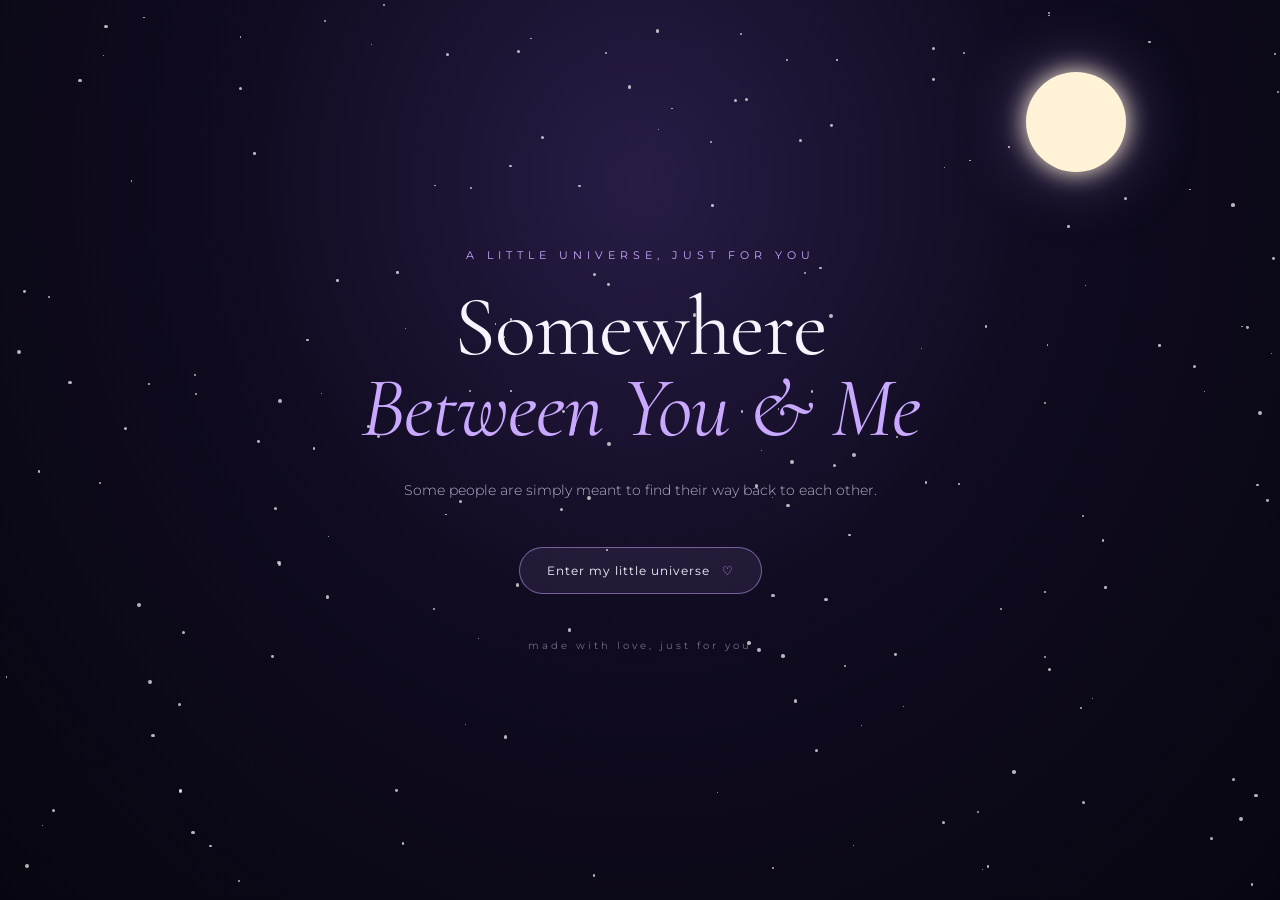
<file: charu.html>
<!DOCTYPE html>
<html lang="en">
<head>
    <meta charset="UTF-8">
    <meta name="viewport" content="width=device-width, initial-scale=1.0">
    <title>Somewhere Between You & Me</title>
    <link rel="stylesheet" href="charu.css">
</head>

<body>

    <div id="stars"></div>
    <div id="hearts"></div>

    <main>

        <!-- SCREEN 1 -->
        <section class="screen active" id="screen1">
            <div class="moon"></div>

            <div class="content">
                <p class="eyebrow">A LITTLE UNIVERSE, JUST FOR YOU</p>

                <h1>Somewhere<br>
                    <span>Between You & Me</span>
                </h1>

                <p class="message">
                    Some people are simply meant to find
                    their way back to each other.
                </p>

                <button onclick="goToScreen(2)">
                    Enter my little universe <span>♡</span>
                </button>

                <p class="footer-text">made with love, just for you</p>
            </div>
        </section>


        <!-- SCREEN 2 -->
        <section class="screen" id="screen2">
            <div class="content">

                <p class="eyebrow">AND HERE YOU ARE</p>

                <h1>Welcome,<br>
                    <span>my Charu.</span>
                </h1>

                <p class="message">
                    Out of all the places you could be,
                    I'm glad you found your way here.
                    This little universe was made just for you.
                </p>

                <button onclick="goToScreen(3)">
                    There's more for you ♡
                </button>

            </div>
        </section>


        <!-- SCREEN 3 -->
        <section class="screen" id="screen3">
            <div class="content">

                <p class="eyebrow">A FEW THINGS I NEVER WANT YOU TO FORGET</p>

                <h1>My little universe<br>
                    <span>has you in it.</span>
                </h1>

                <p class="message">
                    Tap each little star. There is something
                    I want you to remember.
                </p>

                <div class="love-cards">

                    <div class="love-card" onclick="revealCard(this)">
                        <div class="card-front">
                            <span class="card-icon">✦</span>
                            <h3>One little thought</h3>
                            <p>Tap to discover</p>
                        </div>

                        <div class="card-secret">
                            Even on the most ordinary days,
                            you somehow make my world feel special.
                        </div>
                    </div>

                    <div class="love-card" onclick="revealCard(this)">
                        <div class="card-front">
                            <span class="card-icon">☾</span>
                            <h3>One little promise</h3>
                            <p>Tap to discover</p>
                        </div>

                        <div class="card-secret">
                            I don't need every day to be perfect.
                            I just want the little moments
                            that feel like us.
                        </div>
                    </div>

                    <div class="love-card" onclick="revealCard(this)">
                        <div class="card-front">
                            <span class="card-icon">♡</span>
                            <h3>One little truth</h3>
                            <p>Tap to discover</p>
                        </div>

                        <div class="card-secret">
                            Somehow, through all the chapters,
                            my heart still knows your way.
                        </div>
                    </div>

                </div>

                <button onclick="goToScreen(4)">
                    Read something from my heart ♡
                </button>

            </div>
        </section>


        <!-- SCREEN 4 -->
        <section class="screen" id="screen4">
            <div class="content letter-content">

                <p class="eyebrow">A LETTER FOR YOU</p>

                <h1>To my <span>Charu</span></h1>

                <div class="letter">

                    <p>
                        My favourite Charu(hulk),
                    </p>

                    <p>
                        Sometimes I wonder how certain people manage
                        to become such a beautiful part of our lives.
                        How someone can go from being just a person
                        to becoming a thought that makes us smile
                        without even trying.
                    </p>

                    <p>
                        And somehow, you became that person for me.
                    </p>

                    <p>
                        I know life isn't always simple.
                        We have our own fears, our own overthinking,
                        and days when everything feels a little too much.
                        But I hope we never forget how beautiful
                        it is to have moments where we can simply
                        laugh, talk, and be ourselves.
                    </p>

                    <p>
                        I don't know what every tomorrow holds,
                        but I know that today, I'm grateful for you.
                    </p>

                    <p>
                        For your smile, your madness,
                        your little habits, your voice,
                        and all the tiny things that make you you.
                    </p>

                    <p>
                        If life ever gets too loud,
                        I hope you remember that somewhere,
                        there is someone who genuinely wishes
                        to see you happy.
                    </p>

                    <p class="signature">
                        Always with a little love,<br>
                        <span>Someone who is happy to have found you ♡</span>
                    </p>

                </div>

                <button onclick="goToScreen(5)">
                    One last thing... ♡
                </button>

            </div>
        </section>


        <!-- SCREEN 5 -->
        <section class="screen" id="screen5">
    <div class="content final-content">

        <div class="final-moon">☾</div>

        <p class="eyebrow">AND IF YOU EVER FORGET</p>

        <h1>In a universe<br>
            full of stars...</h1>

        <h2><span>I'd still look for you.</span></h2>

        <p class="message">
            Not because you're the only star in the sky,
            but because somehow, you're the one
            that feels like home.
        </p>

        <div class="final-heart">♡</div>

        <p class="footer-text">
            This little universe will always have a place for you.
        </p>

        <button onclick="restartUniverse()">
            Start our little universe again ↺
        </button>

    </div>
</section>

    </main>

    <script src="charu.js"></script>

</body>
</html>
</file>
<file: charu.css>
@import url('https://fonts.googleapis.com/css2?family=Cormorant+Garamond:wght@400;500;600;700&family=Montserrat:wght@300;400;500&display=swap');

* {
    margin: 0;
    padding: 0;
    box-sizing: border-box;
}

:root {
    --purple: #c9a8ff;
    --light-purple: #e8d8ff;
    --white: #f8f4ff;
    --muted: #b9aecb;
}

body {
    width: 100%;
    min-height: 100vh;
    overflow-x: hidden;
    background:
        radial-gradient(ellipse at 50% 20%, #281c45 0%, #100b20 45%, #070610 100%);
    color: var(--white);
    font-family: 'Montserrat', sans-serif;
}

#stars {
    position: fixed;
    inset: 0;
    overflow: hidden;
    pointer-events: none;
    z-index: 0;
}

.star {
    position: absolute;
    border-radius: 50%;
    background: white;
    opacity: 0.7;
    animation: twinkle 3s infinite ease-in-out;
}

#hearts {
    position: fixed;
    inset: 0;
    overflow: hidden;
    pointer-events: none;
    z-index: 0;
}

.floating-heart {
    position: absolute;
    bottom: -30px;
    color: #c9a8ff;
    opacity: 0;
    animation: floatHeart 9s linear forwards;
}

main {
    position: relative;
    z-index: 1;
}

.screen {
    display: none;
    min-height: 100vh;
    width: 100%;
    padding: 35px 20px;
    justify-content: center;
    align-items: center;
    text-align: center;
}

.screen.active {
    display: flex;
    animation: screenFade 1s ease;
}

.content {
    width: 100%;
    max-width: 850px;
    margin: auto;
    position: relative;
    z-index: 5;
}

.moon {
    position: absolute;
    width: 100px;
    height: 100px;
    top: 8%;
    right: 12%;
    background: #fff2d7;
    border-radius: 50%;
    box-shadow:
        0 0 25px #fff2d7,
        0 0 70px rgba(207, 170, 255, 0.4);
    animation: moonGlow 4s infinite alternate;
}

.eyebrow {
    color: var(--purple);
    font-size: 11px;
    letter-spacing: 5px;
    margin-bottom: 25px;
    font-weight: 400;
}

h1 {
    font-family: 'Cormorant Garamond', serif;
    font-size: clamp(45px, 8vw, 85px);
    line-height: 0.95;
    font-weight: 400;
    letter-spacing: -1px;
}

h1 span {
    color: var(--purple);
    font-style: italic;
}

.message {
    max-width: 530px;
    margin: 28px auto;
    color: var(--muted);
    font-size: 14px;
    line-height: 2;
    font-weight: 300;
}

button {
    display: inline-block;
    padding: 15px 27px;
    margin-top: 15px;
    border: 1px solid rgba(201, 168, 255, 0.5);
    border-radius: 50px;
    background: rgba(201, 168, 255, 0.09);
    color: var(--white);
    font-family: 'Montserrat', sans-serif;
    font-size: 12px;
    letter-spacing: 1px;
    cursor: pointer;
    position: relative;
    z-index: 100;
    pointer-events: auto;
    transition: 0.3s;
}

button:hover {
    background: rgba(201, 168, 255, 0.22);
    box-shadow: 0 0 25px rgba(201, 168, 255, 0.2);
    transform: translateY(-3px);
}

button span {
    color: var(--purple);
    margin-left: 8px;
}

.footer-text {
    margin-top: 45px;
    color: #766b88;
    font-size: 10px;
    letter-spacing: 3px;
}

/* LOVE CARDS */

.love-cards {
    display: grid;
    grid-template-columns: repeat(3, 1fr);
    gap: 18px;
    margin: 35px auto;
    max-width: 780px;
}

.love-card {
    min-height: 210px;
    position: relative;
    border: 1px solid rgba(201, 168, 255, 0.22);
    background: rgba(255, 255, 255, 0.035);
    border-radius: 18px;
    padding: 25px 15px;
    cursor: pointer;
    transition: 0.4s;
    display: flex;
    align-items: center;
    justify-content: center;
    overflow: hidden;
}

.love-card:hover {
    transform: translateY(-6px);
    border-color: rgba(201, 168, 255, 0.7);
    background: rgba(201, 168, 255, 0.07);
}

.card-front {
    transition: 0.3s;
}

.card-icon {
    font-size: 35px;
    color: var(--purple);
}

.love-card h3 {
    font-family: 'Cormorant Garamond', serif;
    font-size: 24px;
    font-weight: 400;
    margin: 15px 0;
}

.love-card p {
    color: var(--muted);
    font-size: 10px;
    letter-spacing: 2px;
}

.card-secret {
    display: none;
    color: var(--light-purple);
    font-family: 'Cormorant Garamond', serif;
    font-size: 21px;
    line-height: 1.6;
}

.love-card.revealed .card-front {
    display: none;
}

.love-card.revealed .card-secret {
    display: block;
    animation: screenFade 0.8s ease;
}

/* LETTER */

.letter-content {
    max-width: 720px;
}

.letter {
    margin: 35px auto;
    padding: 35px;
    max-width: 650px;
    text-align: left;
    background: rgba(255, 255, 255, 0.035);
    border: 1px solid rgba(201, 168, 255, 0.15);
    border-radius: 20px;
    backdrop-filter: blur(10px);
}

.letter p {
    color: #c8bfd7;
    font-family: 'Cormorant Garamond', serif;
    font-size: 20px;
    line-height: 1.8;
    margin-bottom: 20px;
}

.letter .signature {
    color: var(--white);
    margin-top: 35px;
}

.signature span {
    color: var(--purple);
    font-style: italic;
}

/* FINAL PAGE */

.final-content h2 {
    font-family: 'Cormorant Garamond', serif;
    font-size: 35px;
    font-weight: 400;
    margin-top: 25px;
}

.final-content h2 span {
    color: var(--purple);
    font-style: italic;
}

.final-moon {
    font-size: 80px;
    color: #e8d8ff;
    margin-bottom: 25px;
    text-shadow: 0 0 35px #b895ff;
    animation: moonGlow 4s infinite alternate;
}

.final-heart {
    font-size: 45px;
    color: var(--purple);
    margin-top: 25px;
    animation: heartbeat 1.8s infinite;
}

/* ANIMATIONS */

@keyframes twinkle {
    0%, 100% {
        opacity: 0.2;
        transform: scale(0.8);
    }
    50% {
        opacity: 1;
        transform: scale(1.3);
    }
}

@keyframes moonGlow {
    from {
        box-shadow: 0 0 20px rgba(201, 168, 255, 0.2);
        opacity: 0.8;
    }
    to {
        box-shadow: 0 0 55px rgba(201, 168, 255, 0.6);
        opacity: 1;
    }
}

@keyframes screenFade {
    from {
        opacity: 0;
        transform: translateY(15px);
    }
    to {
        opacity: 1;
        transform: translateY(0);
    }
}

@keyframes heartbeat {
    0%, 100% {
        transform: scale(1);
    }
    50% {
        transform: scale(1.2);
    }
}

@keyframes floatHeart {
    0% {
        transform: translateY(0) rotate(0deg);
        opacity: 0;
    }
    10% {
        opacity: 0.5;
    }
    90% {
        opacity: 0.3;
    }
    100% {
        transform: translateY(-110vh) rotate(30deg);
        opacity: 0;
    }
}

/* MOBILE RESPONSIVE */

@media (max-width: 700px) {

    .moon {
        width: 65px;
        height: 65px;
        top: 5%;
        right: 8%;
    }

    .eyebrow {
        font-size: 9px;
        letter-spacing: 3px;
    }

    .message {
        font-size: 13px;
    }

    .love-cards {
        grid-template-columns: 1fr;
        max-width: 400px;
    }

    .love-card {
        min-height: 150px;
    }

    .letter {
        padding: 22px;
    }

    .letter p {
        font-size: 18px;
    }

    .final-content h2 {
        font-size: 27px;
    }

    button {
        max-width: 100%;
        padding: 14px 22px;
    }
}
</file>
